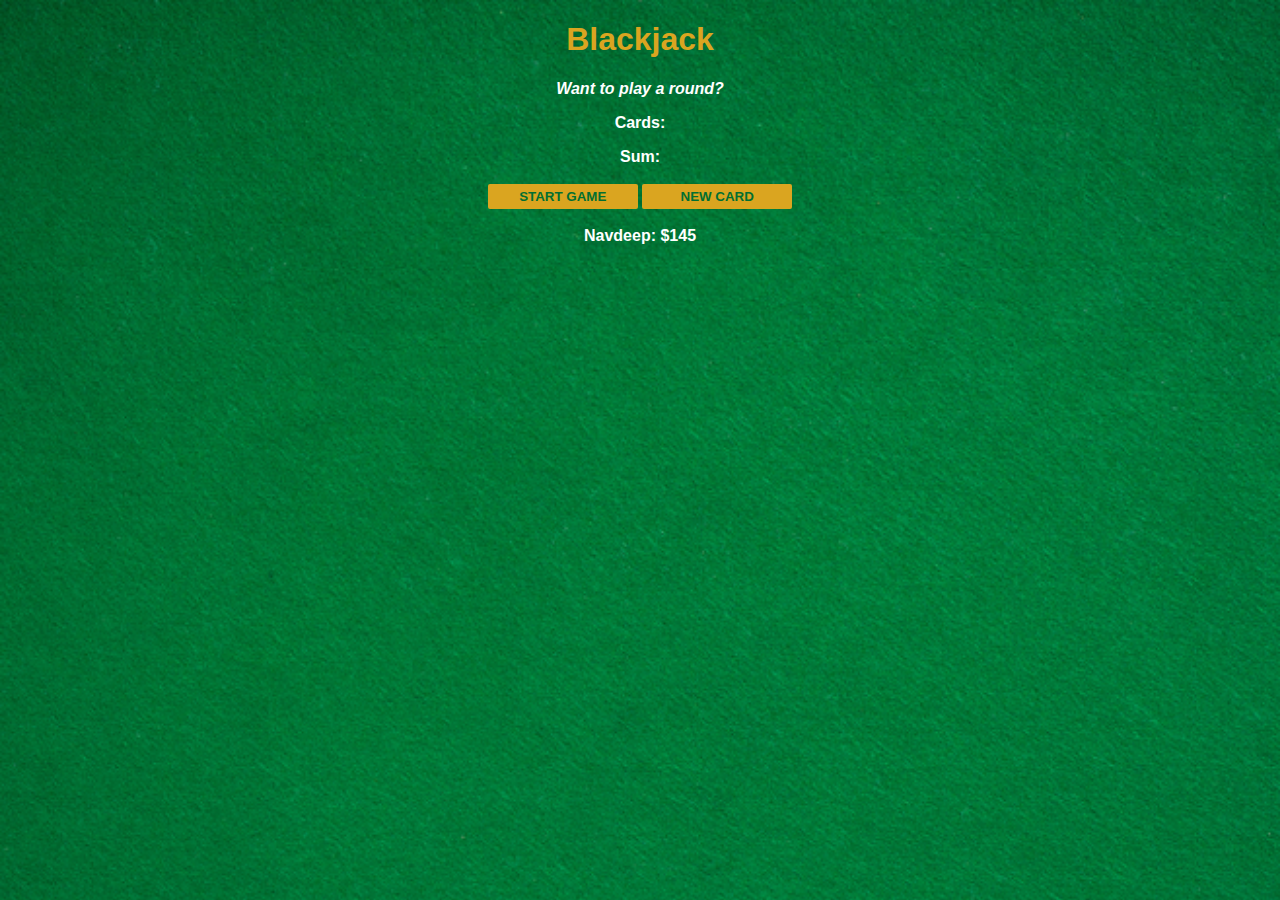
<file: Blackjack Game/index.html>
<!DOCTYPE html>
<html>
    <head>
        <link rel="stylesheet" href="index.css">
    </head>
    <body>
        <h1>Blackjack</h1>
        <p id="message-el">Want to play a round?</p>
        <p id="cards-el">Cards: </p>
        <p id="sum-el">Sum: </p>
        <button onclick="startGame()">START GAME</button>
        <button onclick="newCard()">NEW CARD</button>
        <p id="player-el"></p>
        <script src="index.js"></script>
    </body>
</html>
</file>
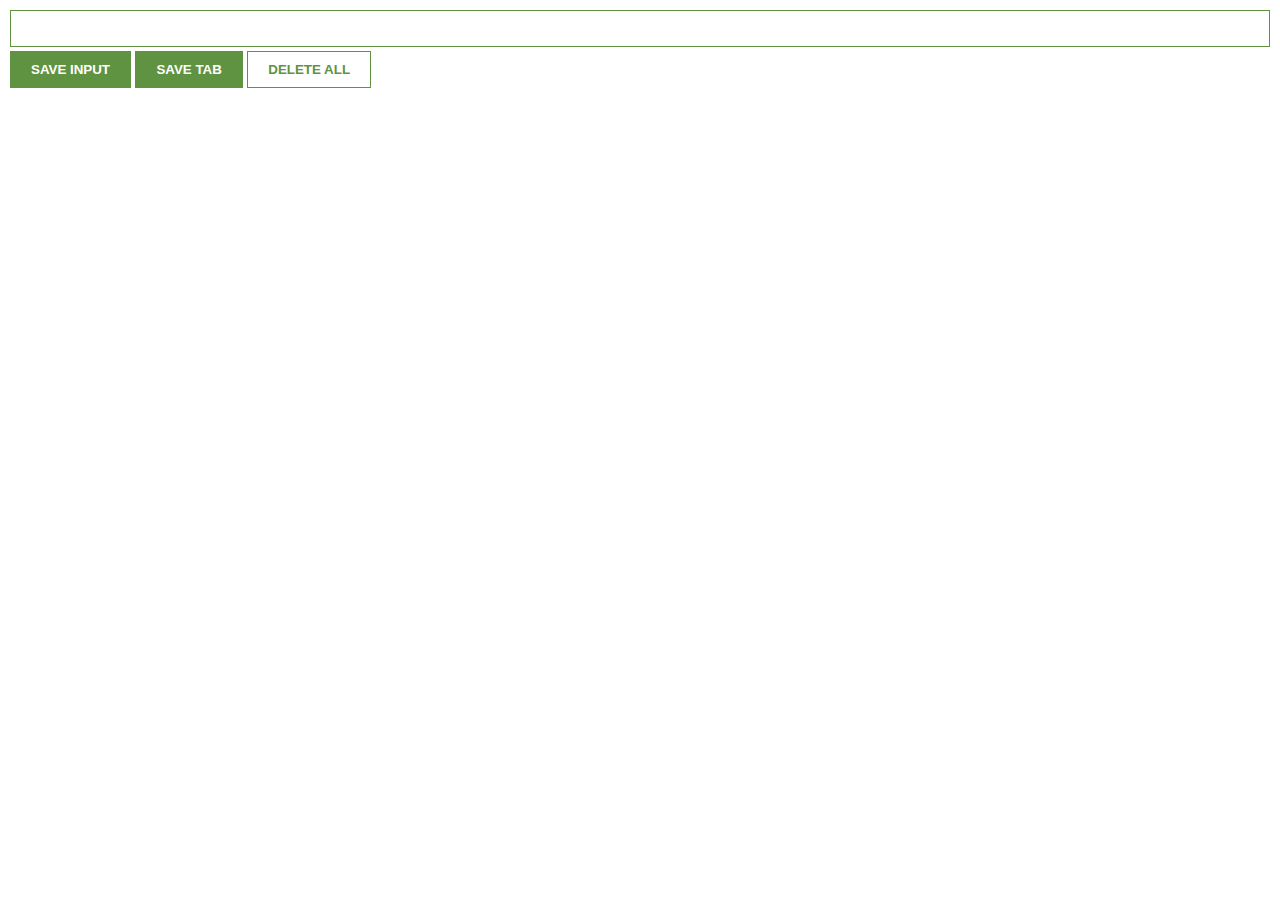
<file: Chrome extension/index.html>
<html>
    <head>
        <link rel="stylesheet" href="index.css">
    </head>
    <body>
        <input type="text" id="input-el">
        <button id="input-btn">SAVE INPUT</button>
        <button id="tab-btn">SAVE TAB</button>
        <button id="delete-btn">DELETE ALL</button>
        <ul id="ul-el">
        </ul>
        <script src="index.js"></script>
    </body>
</html>
</file>
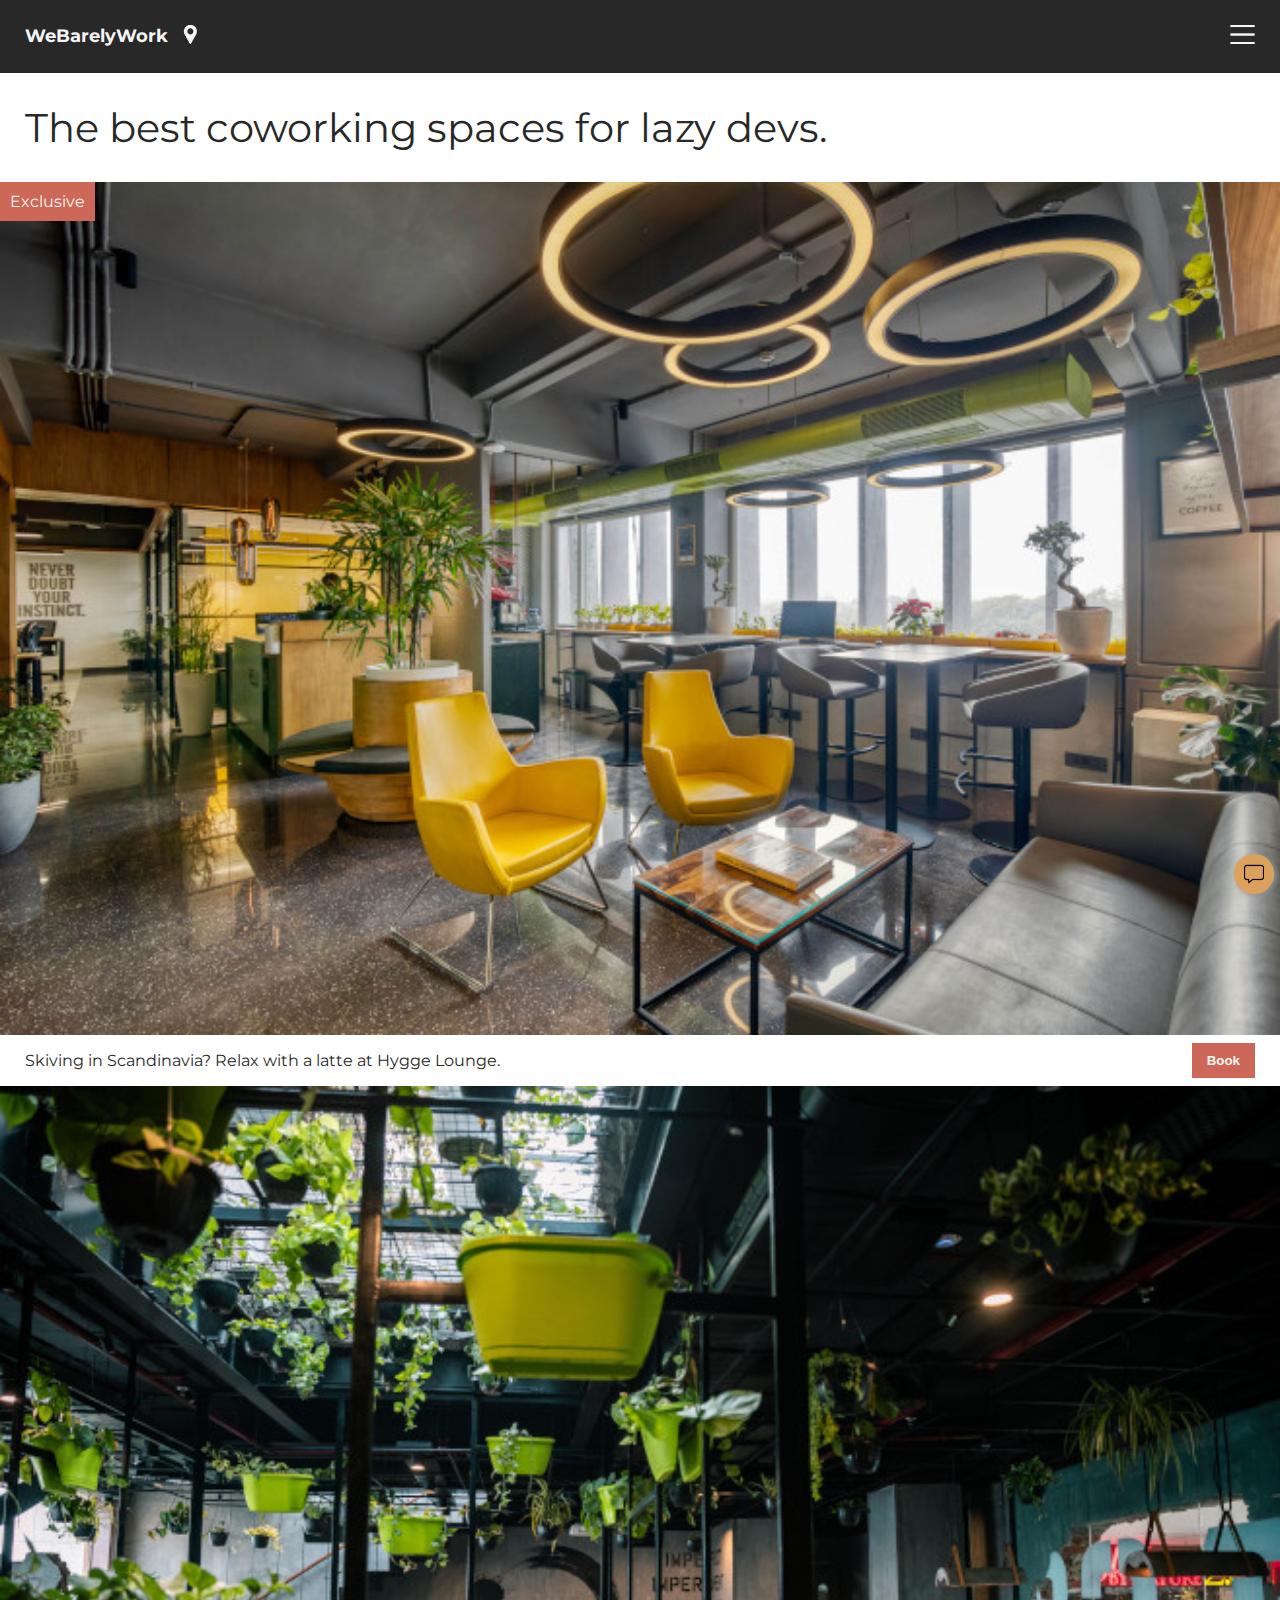
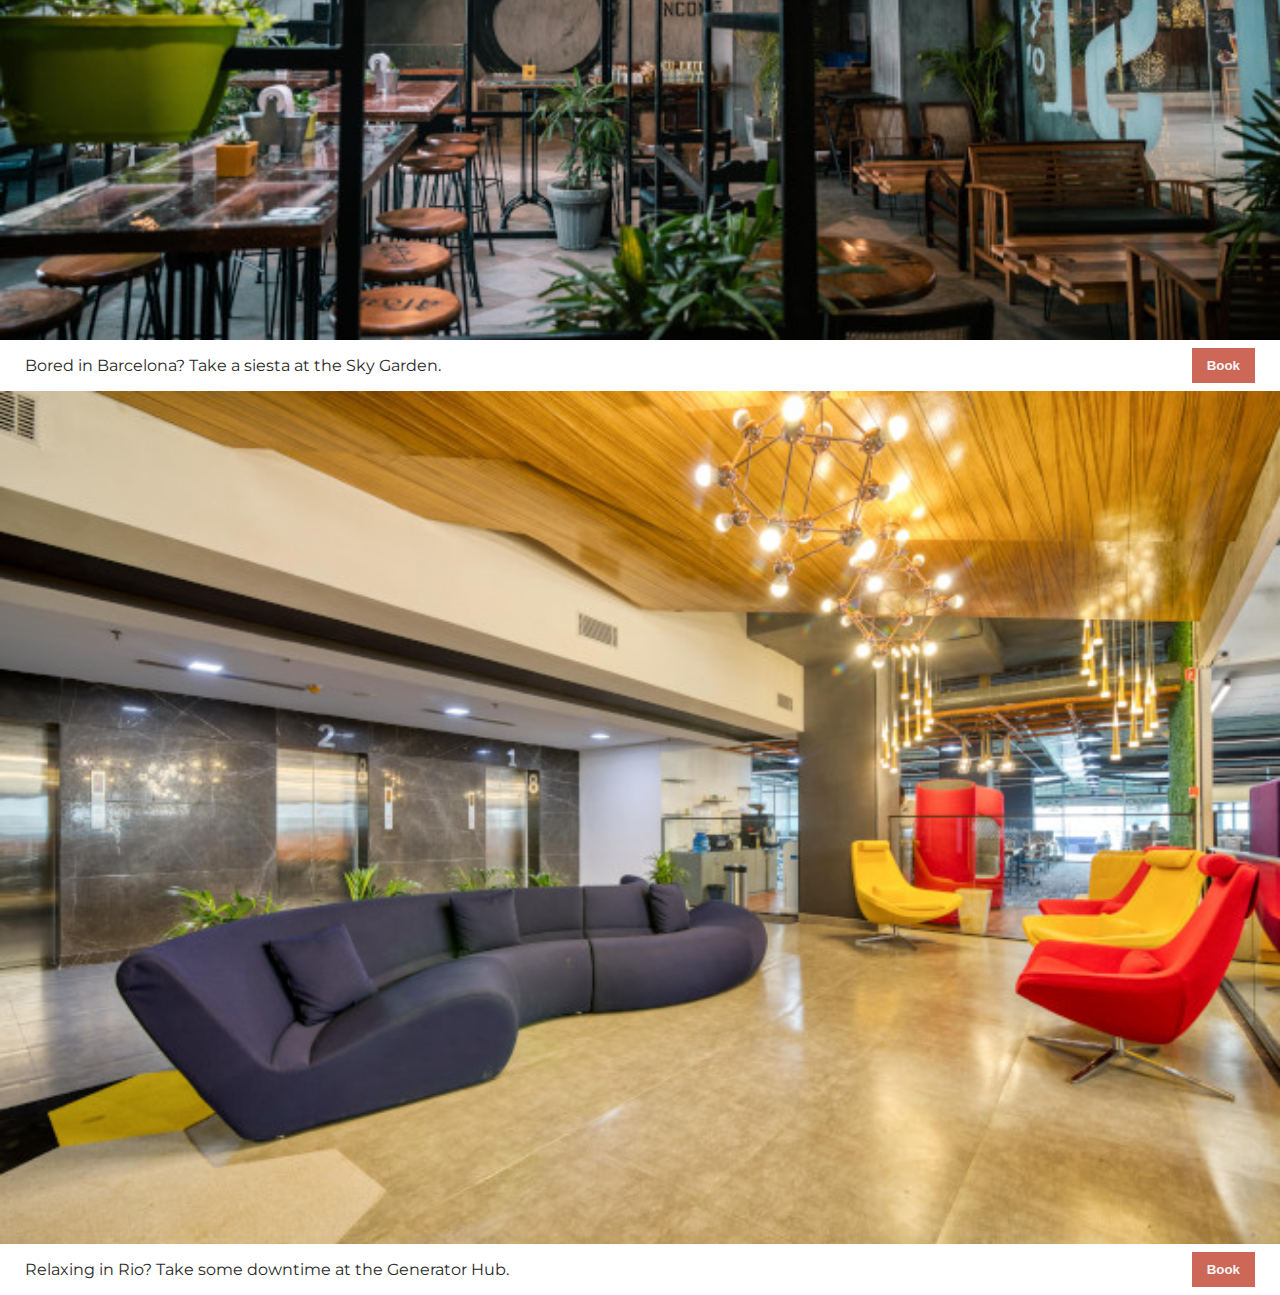
<file: Coworking Space Site/index.html>
<!doctype html>
<html>
	<head>
		<link rel="preconnect" href="https://fonts.googleapis.com">
		<link rel="preconnect" href="https://fonts.gstatic.com" crossorigin>
		<link href="https://fonts.googleapis.com/css2?family=Montserrat:wght@400;700&display=swap" rel="stylesheet">
		<link rel="stylesheet" href="index.css">
	</head>

	<body>
		<header>
			<nav>
				<ul>
					<li class="logo">
						WeBarelyWork
					</li>
					<li>
						<img src="images/pin.png" class="icon" alt="location">
					</li>
                    <li class="align-right">
                        <img src="images/burger.png" class="icon">
                    </li>
				</ul>
			</nav>
		</header> 
		<main>
			<section>
				<h1>The best coworking spaces for lazy devs.</h1>
			</section>
			
			<section class="item">
				<img src="images/hygge.jpg" class="item-img" alt="A smart coworking space">
                <div class="img-banner">
                    Exclusive
                </div>
				<div class="caption">
					<p>Skiving in Scandinavia? Relax with a latte at Hygge Lounge.</p>
                    <button>Book</button>
				</div>
			</section> 
			
			<section class="item">
				<img src="images/sky-garden.jpg" class="item-img" alt="A coworking space with plants">
				<div class="caption">
					<p>Bored in Barcelona? Take a siesta at the Sky Garden.</p>
                    <button>Book</button>
				</div>
			</section> 
			
			<section class="item">
				<img src="images/generator.jpg" class="item-img" alt="A comfortable coworking space">
				<div class="caption">
					<p>Relaxing in Rio? Take some downtime at the Generator Hub.</p>
                    <button>Book</button>
				</div>
			</section>
	
		</main>
        <div class="chatbox-bg">
            <img src="images/message.png" class="chatbox-img" alt="chatbox">
        </div>
	</body>
</html>
</file>
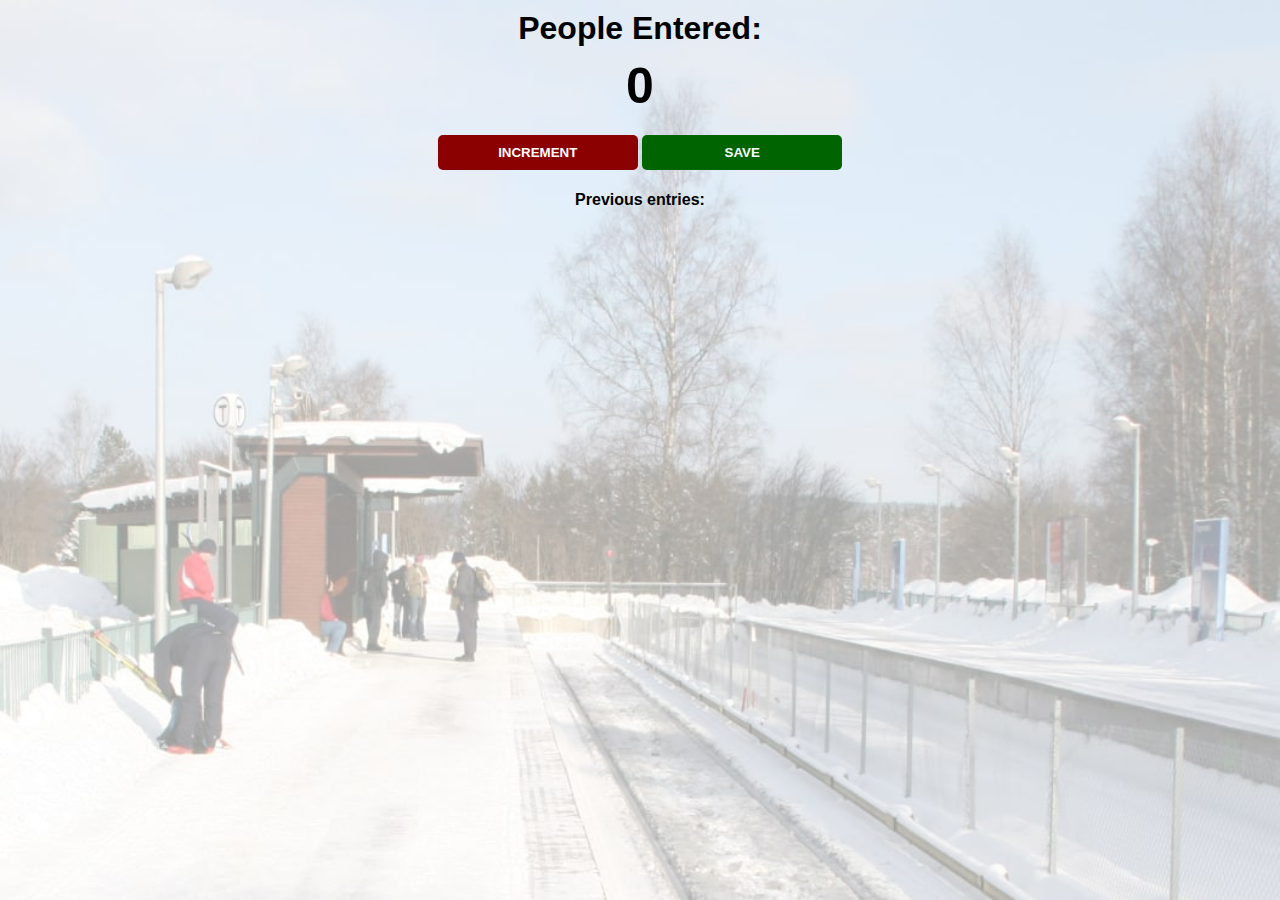
<file: Passenger Counter/index.html>
<!DOCTYPE html>
<html>
    <head>
        <link rel="stylesheet" href="index.css">
    </head>
    <body>
        <h1>People Entered:</h1>
        <h2 id="count-el">0</h2>
        <button id="increment-btn" onclick="increment()">INCREMENT</button>
        <button id="save-btn" onclick="save()">SAVE</button>
        <p id="save-el">Previous entries:</p>
        <script src="index.js"></script>
    </body>
</html>
</file>
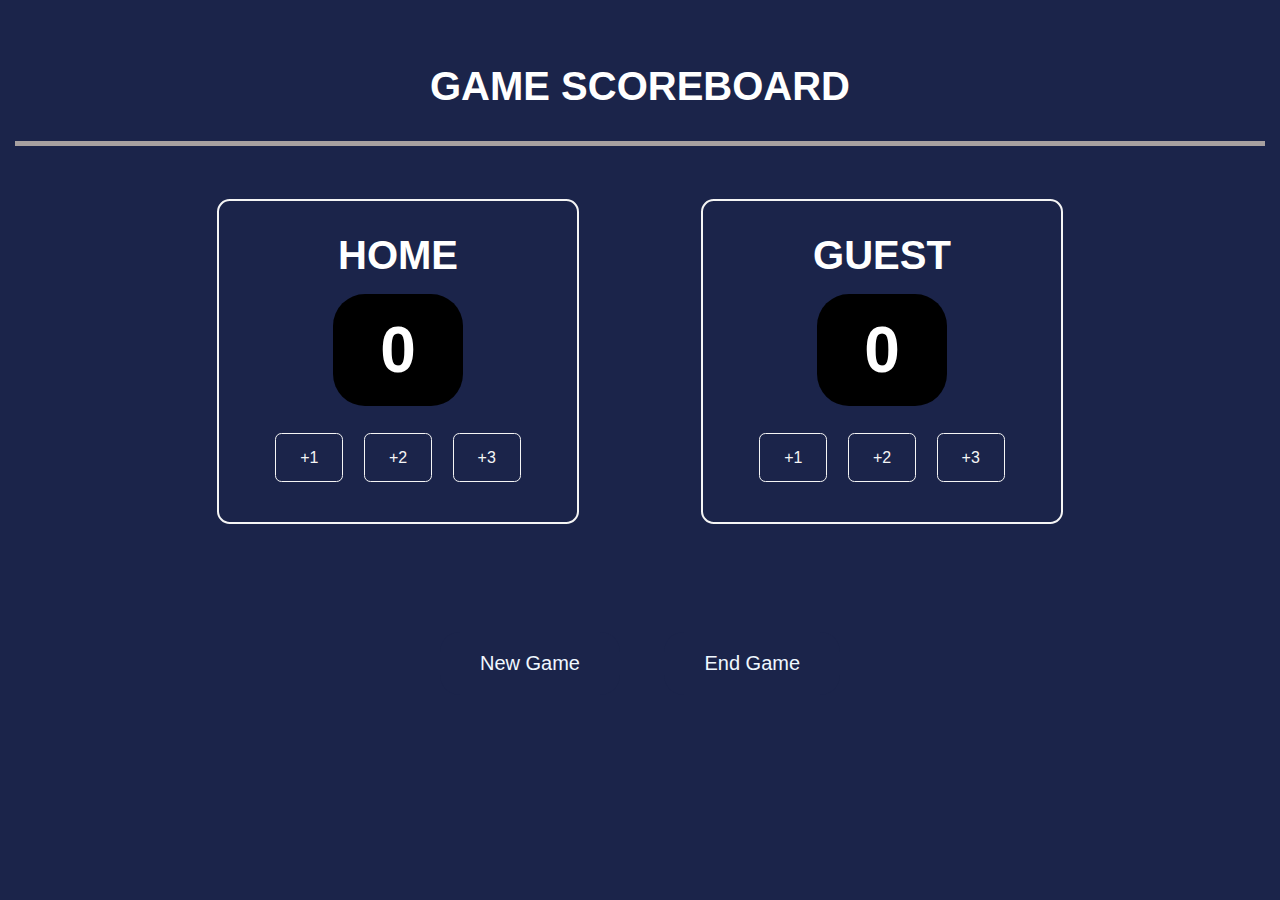
<file: Scoreboard/index.html>
<!DOCTYPE html>
<html>
<header>
    <h1>GAME SCOREBOARD</h1>
  </header>
  <link rel="stylesheet" href="index.css">
  <body>
  <div class="container">
    <div class="home home-bg">
      <h1>HOME</h1>
      <div class="home-score">
        <h2 class="score h-score">0</h2>
      </div>
      <button class="btn-score h-btn hbtn1">+1</button>
      <button class="btn-score h-btn hbtn2">+2</button>
      <button class="btn-score h-btn hbtn3">+3</button>
    </div>
    <div class="guest guest-bg">
      <h1>GUEST</h1>
      <div class="guest-score">
        <h2 class="score g-score">0</h2>
      </div>
      <button class="btn-score g-btn gbtn1">+1</button>
      <button class="btn-score g-btn gbtn2">+2</button>
      <button class="btn-score g-btn gbtn3">+3</button>
    </div>
  </div>
  <p class="mess"></p>
  <div class="btns-container">
    <button class="new-btn btns">New Game</button>
    <button class="end-btn btns">End Game</button>
  </div>
  <script src="index.js"></script>
  </body>
  </html>
</file>
<file: Blackjack Game/index.css>
body {
    font-family: 'Trebuchet MS', 'Lucida Sans Unicode', 'Lucida Grande', 'Lucida Sans', Arial, sans-serif;
    background-image: url("images/table.png");
    background-size: cover;
    text-align: center;
    color: white;
    font-weight: bold;
}

h1 {
    color: goldenrod;
    
}

#message-el {
    font-style: italic;

}

button {
    color: #016f32;
    width: 150px;
    background: goldenrod;
    padding-top: 5px;
    padding-bottom: 5px;
    font-weight: bold;
    border: none;
    border-radius: 2px;
    margin-bottom: 2px;
    margin-top: 2px;
}
</file>
<file: Chrome extension/index.css>
body {
    margin: 0;
    padding: 10px;
    font-family: Arial, Helvetica, sans-serif;
    min-width: 400px;
}

input {
    width: 100%;
    padding: 10px;
    box-sizing: border-box;
    border: 1px solid #5f9341;
    margin-bottom: 4px;
}

button {
    background: #5f9341;
    color: white;
    padding: 10px 20px;
    border: 1px solid #5f9341;
    font-weight: bold;
}

#delete-btn {
    background: white;
    color: #5f9341;

}

ul {
    margin-top: 20px;
    list-style: none;
    padding-left: 0;
}

li {
    margin-top: 5px;
}

a {
    color: #5f9341;
}
</file>
<file: Coworking Space Site/index.css>
body {
    margin: 0;
    padding: 0;
    font-family: 'Montserrat', sans-serif;
    color: #282828;
}

header {
    background-color: #282828;
    color: whitesmoke;
}

.logo {
    font-size: 18px;
    font-weight: 700;
}

ul {
    display: flex;
    list-style-type: none;
    align-items: center;
    margin: 0;
    padding: 25px;
    gap: 10px
}

li {
    cursor: pointer;
}

.icon {
    width: 25px;
}

.align-right {
    margin-left: auto;
} 

h1 {
    font-size: 40px;
    font-weight: 400;
    margin: 30px 25px;
}

.item {
    position: relative;
}

.item-img {
    display: block;
    width: 100%;
}

.caption {
    display: flex;
    justify-content: space-between;
    gap: 20px;
    margin: 0 25px;
}

.img-banner { 
    position: absolute;
    top: 0;
    left: 0;
    background-color: #cd6858;
    color: whitesmoke;
    padding: 10px;
}

button {
    align-self: center;
    border: none;
    background-color: #cd6858;
    color: whitesmoke;
    padding: 10px 15px;
    font-weight: 700;
    cursor: pointer;
}

.chatbox-bg {
    position: fixed;
    bottom: 6px;
    right: 6px;
    background-color: #dda15e;
    width: 40px;
    height: 40px;
    border-radius: 50%;
    cursor: pointer;
    box-shadow: 1px 1px 5px #999;
    display: flex;
}

.chatbox-img {
    margin: auto;
    width: 50%; 
}
</file>
<file: Passenger Counter/index.css>
body {
    background-image: url("images/station.jpg");
    background-size: cover;
    font-family: -apple-system, BlinkMacSystemFont, 'Segoe UI', Roboto, Oxygen, Ubuntu, Cantarell, 'Open Sans', 'Helvetica Neue', sans-serif;
    font-weight: bold;
    text-align: center;
}

h1 {
    margin-top: 10px;
    margin-bottom: 10px;
}

h2 {
    font-size: 50px;
    margin-top: 0;
    margin-bottom: 20px;
}

button {
    border: none;
    padding-top: 10px;
    padding-bottom: 10px;
    color: white;
    font-weight: bold;
    width: 200px;
    margin-bottom: 5px;
    border-radius: 5px;
}

#increment-btn {
    background: darkred;
}

#save-btn {
    background: darkgreen;
}
</file>
<file: Scoreboard/index.css>
@import url("http://fonts.cdnfonts.com/css/cursed-timer-ulil");

* {
    padding:0;
    margin:0;
    box-sizing: border-box;
}

body {
    background-color: #1b244a;
    font-family: "Cursed Timer ULiL", sans-serif;
    text-align: center;
    color: white;
}

h1 {
    font-family: Verdana, Geneva, Tahoma, sans-serif;
    font-size: 40px;
}

header {
    max-width: 100%;
    width: 1250px;
    margin: 0 auto;
    margin-top: 2em;
    border-bottom: 5px solid rgb(167, 160, 160);
    padding: 2em;
}

.container{
    display: flex;
    justify-content: space-around;
    max-width: 100%;
    width: 1000px;
    margin: 0 auto;
    margin-top: 0.3em;
    padding: 1em;
}

.home, .guest{
    border: 2px solid whitesmoke;
    border-radius: 0.8em;
    padding: 2em 3em;
    font-weight: bold;
    margin-top: 2em;
}

h2 {
    font-size: 4rem;
}

.home-score, .guest-score {
    width: 50%;
    max-width: 200px;
    margin: 0 auto;
    margin-top: 1em;
    margin-bottom: 1em;
    padding: 0;
}

.score {
    background-color: black;
    padding: 0.3em 0;
    border-radius: 0.5em;
}

.btn-score {
    cursor: pointer;
    margin: 8px;
    margin-top: 0.7em;
    padding: 0.9em 1.5em;
    background-color: #1b244a;
    border: 1px solid whitesmoke;
    border-radius: 0.4em;
    color: whitesmoke;
    font-size: 1rem;
}

.btns-container {
    margin-top: 0.4em;
    padding: 2em;
}

.btns {
    cursor: pointer;
    padding: 1em 2em;
    font-size: 20px;
    margin-left: 20px;
    margin-right: 20px;
    border-radius: 20px;
    border: 20px;
    background-color: #1b244a;
    color: aliceblue;
}

.mess {
    margin-top: 2em;
    font-family: Verdana, Geneva, Tahoma, sans-serif;
    font-size: 30px;
    font-weight: bold;
}

.winner{
    background-color: green;
}

.draw{
    background-color: blueviolet;
}
</file>
